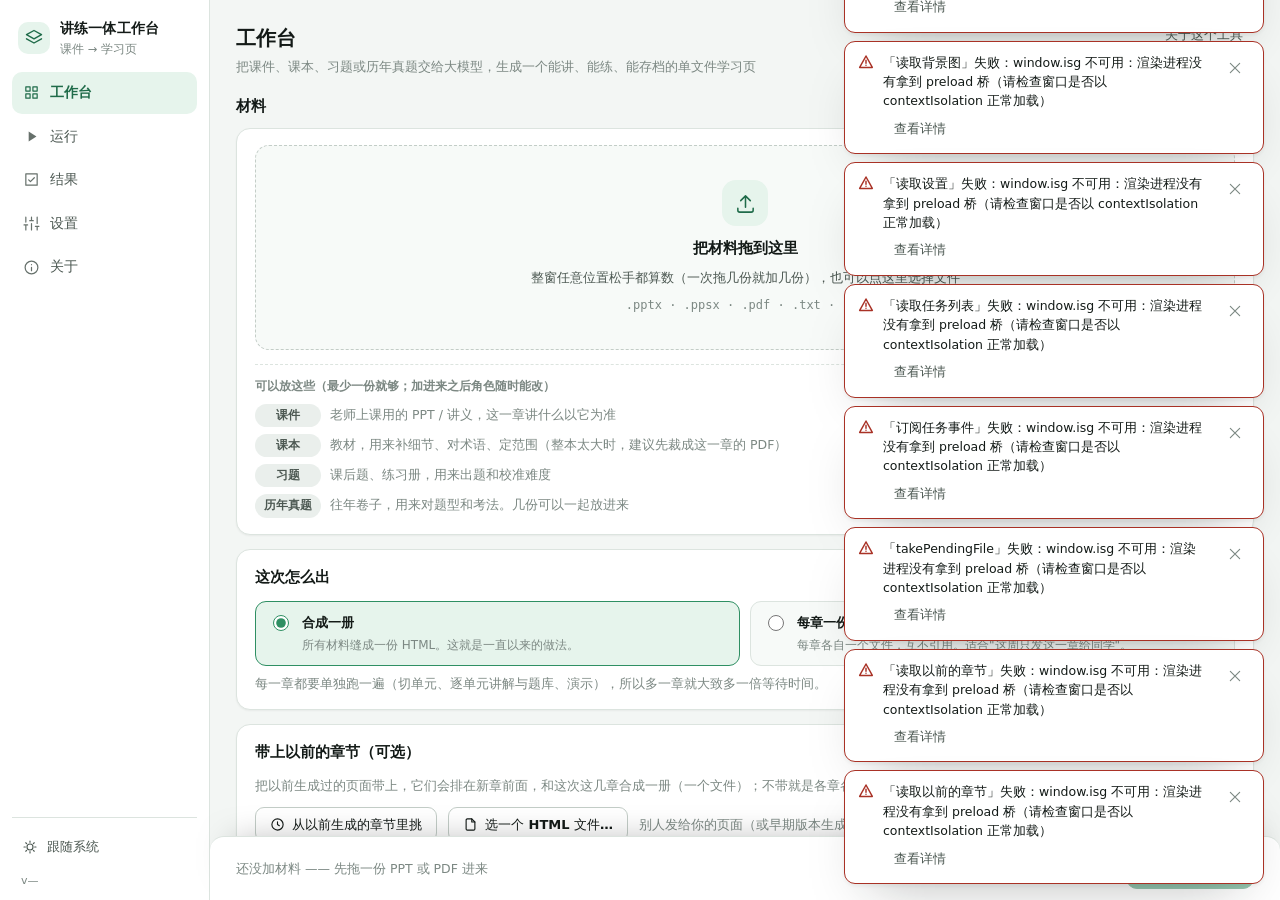
<file: web/index.html>
<!doctype html>
<html lang="zh-CN">
<head>
<meta charset="utf-8">
<meta http-equiv="Content-Security-Policy"
      content="default-src 'self'; script-src 'self'; style-src 'self' 'unsafe-inline'; img-src 'self' data: blob: file: isg:; frame-src file: isg:; connect-src 'none'; object-src 'none'">
<title>讲练一体工作台</title>
<link rel="stylesheet" href="app.css">
</head>
<body>

<div class="app">

  <aside class="nav" aria-label="主导航栏">
    <div class="brand">
      <span class="brand-mark" aria-hidden="true">
        <svg viewBox="0 0 24 24" width="20" height="20" fill="none" stroke="currentColor" stroke-width="1.7" stroke-linecap="round" stroke-linejoin="round">
          <path d="M12 3l9 5-9 5-9-5z"/><path d="M3 13l9 5 9-5"/>
        </svg>
      </span>
      <span class="brand-text">
        <b>讲练一体工作台</b>
        <small>课件 → 学习页</small>
      </span>
    </div>

    <nav class="navlist">
      <a class="navitem" href="#workbench" data-route="workbench">
        <svg viewBox="0 0 24 24" aria-hidden="true"><path d="M4 4h6v6H4zM14 4h6v6h-6zM4 14h6v6H4zM14 14h6v6h-6z"/></svg>
        <span>工作台</span>
      </a>
      <a class="navitem" href="#run" data-route="run">
        <svg viewBox="0 0 24 24" aria-hidden="true"><path d="M8 5v14l11-7z" fill="currentColor" stroke="none"/></svg>
        <span>运行</span>
        <i class="navdot" hidden></i>
      </a>
      <a class="navitem" href="#result" data-route="result">
        <svg viewBox="0 0 24 24" aria-hidden="true"><path d="M4 4h16v16H4z"/><path d="M8 12.5l2.5 2.5L16 9.5"/></svg>
        <span>结果</span>
      </a>
      <a class="navitem" href="#settings" data-route="settings">
        <svg viewBox="0 0 24 24" aria-hidden="true"><path d="M4 21v-7M4 10V3M12 21v-9M12 8V3M20 21v-5M20 12V3M1.5 14h5M9.5 8h5M17.5 16h5"/></svg>
        <span>设置</span>
      </a>
      <a class="navitem" href="#about" data-route="about">
        <svg viewBox="0 0 24 24" aria-hidden="true"><path d="M12 21a9 9 0 100-18 9 9 0 000 18z"/><path d="M12 16.5v-4.8M12 8h.01"/></svg>
        <span>关于</span>
      </a>
    </nav>

    <div class="nav-foot">
      <button type="button" class="themebtn" id="themeBtn" aria-label="切换深浅色">
        <svg viewBox="0 0 24 24" aria-hidden="true" id="themeIcon"><path d="M12 3v2M12 19v2M5.6 5.6l1.4 1.4M17 17l1.4 1.4M3 12h2M19 12h2M5.6 18.4L7 17M17 7l1.4-1.4"/><path d="M12 16.5a4.5 4.5 0 100-9 4.5 4.5 0 000 9z"/></svg>
        <span id="themeLabel">跟随系统</span>
      </button>
      <div class="nav-ver" id="navVersion">v—</div>
    </div>
  </aside>

  <main class="main" id="viewRoot" tabindex="-1"></main>

</div>

<div class="drop-overlay" id="dropOverlay" aria-hidden="true">
  <div class="drop-overlay-inner">
    <svg viewBox="0 0 24 24" aria-hidden="true"><path d="M12 16V4M7 9l5-5 5 5M4 17v2a2 2 0 002 2h12a2 2 0 002-2v-2"/></svg>
    <b>松手即可选中课件</b>
    <span>支持 .pptx / .pdf / .txt / .md</span>
  </div>
</div>

<div class="toasts" id="toasts" role="status" aria-live="polite" aria-atomic="false"></div>
<div class="modal-root" id="modalRoot"></div>

<script src="logic/probe-parse.js"></script>
<script src="isg-bridge.js"></script>
<script src="logic/logic-bundle.js"></script>
<script src="logic/pipeline-host.js"></script>
<script src="views/workbench.js"></script>
<script src="views/extract.js"></script>
<script src="views/run.js"></script>
<script src="views/result.js"></script>
<script src="views/settings.js"></script>
<script src="views/about.js"></script>
<script src="app.js"></script>
</body>
</html>
</file>
<file: web/app.css>
/* ============================================================
   讲练一体工作台 · 渲染进程样式
   零外部资源（无 CDN、无网络字体），深浅两套 token。
   ============================================================ */

/* ---------- 1. 配色 token ---------- */
:root{
  --bg:#F3F6F4;
  --surface:#FFFFFF;
  --surface-2:#EAEFEC;
  --surface-3:#F7FAF8;
  --ink:#131A17;
  --ink-2:#4C5852;
  --ink-3:#7C8883;
  --rule:#DCE4DF;
  --rule-strong:#C3CDC7;
  --field:#2F8F63;          /* 主强调（风绿） */
  --field-ink:#1F6B49;
  --field-soft:#E6F4EC;
  --teal:#2E8E9C;
  --teal-soft:#E3F2F4;
  --gold:#9A7415;
  --gold-soft:#FAF1DA;
  --warn:#A93226;
  --warn-soft:#FBEAE7;
  --ok:#2C6B4A;
  --ok-soft:#E4F1E9;
  --focus:#2F8F63;
  --shadow-sm:0 1px 2px rgba(19,26,23,.05);
  --shadow:0 1px 2px rgba(19,26,23,.05), 0 10px 28px -18px rgba(19,26,23,.28);
  --shadow-lg:0 2px 4px rgba(19,26,23,.06), 0 24px 60px -28px rgba(19,26,23,.35);
  --font-body:"PingFang SC","Microsoft YaHei","Noto Sans SC","Hiragino Sans GB",system-ui,-apple-system,"Segoe UI",sans-serif;
  --font-mono:ui-monospace,SFMono-Regular,Menlo,Consolas,"Cascadia Mono",monospace;
  --r-card:14px;
  --r-input:9px;
  --r-sm:7px;
  --nav-w:210px;
  /* 自定义背景图：两个由 app.js 写在 <html> 上的内联变量（拖滑块实时改）。
     没设背景图时这两个值用不上，界面与从前完全一致。 */
  --bg-blur:0px;             /* 虚化半径 */
  --bg-scrim:35;             /* 压制层强度 0–90（百分数，用于 opacity） */
  --bg-scrim-color:#FFFFFF;  /* 浅色主题：盖一层白，深色文字才压得住花背景 */
  color-scheme:light;
}
@media (prefers-color-scheme:dark){
  :root:not([data-theme="light"]){
    --bg:#0E1512; --surface:#16201B; --surface-2:#1F2B25; --surface-3:#131C18;
    --ink:#E6F0EA; --ink-2:#A7B4AD; --ink-3:#7B8880;
    --rule:#28342D; --rule-strong:#3A4840;
    --field:#7FD6A5; --field-ink:#9FE3BC; --field-soft:#13251B;
    --teal:#6FD3DF; --teal-soft:#0F2427;
    --gold:#E0B84E; --gold-soft:#2A2313;
    --warn:#EF9686; --warn-soft:#2E1A19;
    --ok:#69C495; --ok-soft:#132A1F;
    --focus:#7FD6A5;
    --shadow-sm:0 1px 2px rgba(0,0,0,.45);
    --shadow:0 1px 2px rgba(0,0,0,.45), 0 10px 28px -18px rgba(0,0,0,.9);
    --shadow-lg:0 2px 4px rgba(0,0,0,.5), 0 24px 60px -28px rgba(0,0,0,.95);
    --bg-scrim-color:#0E1512;   /* 深色主题：盖一层底色同色的暗，浅色文字才压得住花背景 */
    color-scheme:dark;
  }
}
:root[data-theme="dark"]{
  --bg:#0E1512; --surface:#16201B; --surface-2:#1F2B25; --surface-3:#131C18;
  --ink:#E6F0EA; --ink-2:#A7B4AD; --ink-3:#7B8880;
  --rule:#28342D; --rule-strong:#3A4840;
  --field:#7FD6A5; --field-ink:#9FE3BC; --field-soft:#13251B;
  --teal:#6FD3DF; --teal-soft:#0F2427;
  --gold:#E0B84E; --gold-soft:#2A2313;
  --warn:#EF9686; --warn-soft:#2E1A19;
  --ok:#69C495; --ok-soft:#132A1F;
  --focus:#7FD6A5;
  --shadow-sm:0 1px 2px rgba(0,0,0,.45);
  --shadow:0 1px 2px rgba(0,0,0,.45), 0 10px 28px -18px rgba(0,0,0,.9);
  --shadow-lg:0 2px 4px rgba(0,0,0,.5), 0 24px 60px -28px rgba(0,0,0,.95);
  --bg-scrim-color:#0E1512;
  color-scheme:dark;
}

/* ---------- 2. 基础 ---------- */
*{box-sizing:border-box}
html,body{height:100%}
html{
  -webkit-text-size-adjust:100%; text-size-adjust:100%;
  overflow-x:hidden;
}
body{
  margin:0; background:var(--bg); color:var(--ink);
  font-family:var(--font-body); font-size:14px; line-height:1.6;
  -webkit-font-smoothing:antialiased;
  overflow:hidden;                     /* 滚动交给 .main */
}
h1,h2,h3,h4,p,figure{margin:0}
a{color:var(--field-ink);text-decoration:none}
a:hover{text-decoration:underline}
:focus-visible{outline:2px solid var(--focus);outline-offset:2px;border-radius:6px}
::selection{background:var(--field-soft);color:var(--ink)}
.mono{font-family:var(--font-mono);font-size:12.5px}
.muted{color:var(--ink-3)}
.hint{color:var(--ink-3);font-size:12.5px;line-height:1.55}
.nowrap{white-space:nowrap}
[hidden]{display:none !important}
.sr-only{position:absolute;width:1px;height:1px;padding:0;margin:-1px;overflow:hidden;clip:rect(0 0 0 0);white-space:nowrap;border:0}

/* 滚动条 */
*::-webkit-scrollbar{width:10px;height:10px}
*::-webkit-scrollbar-thumb{background:var(--rule-strong);border-radius:8px;border:3px solid transparent;background-clip:content-box}
*::-webkit-scrollbar-thumb:hover{background:var(--ink-3);background-clip:content-box}
*::-webkit-scrollbar-track{background:transparent}

/* ---------- 3. 外壳 ---------- */
/* position:relative + z-index:1 = 「内容层」。自定义背景图是 body 里的一个
   position:fixed 图层（z-index:0），压在这层下面。见第 16 节。 */
.app{display:flex;height:100vh;width:100%;min-width:0;position:relative;z-index:1}

.nav{
  width:var(--nav-w);flex:0 0 var(--nav-w);
  background:var(--surface);border-right:1px solid var(--rule);
  display:flex;flex-direction:column;padding:14px 12px 10px;gap:14px;
}
.brand{display:flex;align-items:center;gap:10px;padding:4px 6px 0}
.brand-mark{
  width:32px;height:32px;border-radius:10px;flex:0 0 32px;
  display:grid;place-items:center;
  background:var(--field-soft);color:var(--field-ink);
}
.brand-mark svg{fill:none;stroke:currentColor;stroke-width:1.7;stroke-linecap:round;stroke-linejoin:round}
.brand-text{display:flex;flex-direction:column;min-width:0}
.brand-text b{font-size:13.5px;font-weight:600;letter-spacing:.01em}
.brand-text small{color:var(--ink-3);font-size:11.5px}

.navlist{display:flex;flex-direction:column;gap:2px}
.navitem{
  position:relative;display:flex;align-items:center;gap:10px;
  padding:9px 10px;border-radius:10px;color:var(--ink-2);font-size:13.5px;
  text-decoration:none;border:1px solid transparent;
}
.navitem:hover{background:var(--surface-2);text-decoration:none;color:var(--ink)}
.navitem svg{
  width:17px;height:17px;flex:0 0 17px;fill:none;stroke:currentColor;
  stroke-width:1.7;stroke-linecap:round;stroke-linejoin:round;opacity:.85;
}
.navitem[aria-current="page"]{background:var(--field-soft);color:var(--field-ink);font-weight:600}
.navitem[aria-current="page"] svg{opacity:1}
.navdot{position:absolute;right:11px;width:7px;height:7px;border-radius:50%;background:var(--field);animation:pulse 1.6s infinite}
@keyframes pulse{0%,100%{opacity:1}50%{opacity:.25}}
@media (prefers-reduced-motion:reduce){.navdot{animation:none}}

.nav-foot{margin-top:auto;display:flex;flex-direction:column;gap:6px;border-top:1px solid var(--rule);padding-top:10px}
.themebtn{
  display:flex;align-items:center;gap:9px;width:100%;text-align:left;
  background:transparent;border:1px solid transparent;border-radius:9px;
  padding:8px 9px;color:var(--ink-2);font:inherit;font-size:12.5px;cursor:pointer;
}
.themebtn:hover{background:var(--surface-2);color:var(--ink)}
.themebtn svg{width:16px;height:16px;fill:none;stroke:currentColor;stroke-width:1.7;stroke-linecap:round;stroke-linejoin:round}
.nav-ver{color:var(--ink-3);font-size:11px;padding:0 9px}
/* 常驻安全提示（app.js 在 keyStorage==='plaintext' 时插进 .nav-foot） */
.nav-warn{
  display:flex;flex-direction:column;gap:6px;align-items:flex-start;
  background:var(--warn-soft);border:1px solid var(--warn);border-radius:9px;
  padding:8px 9px;color:var(--warn);font-size:11.5px;line-height:1.5;
}
.nav-warn svg{width:15px;height:15px;fill:none;stroke:currentColor;stroke-width:1.8;stroke-linecap:round;stroke-linejoin:round}
.nav-warn .nw-text{display:flex;flex-direction:column;gap:2px;min-width:0}
.nav-warn .nw-text b{font-size:12px}
.nav-warn .nw-text small{color:var(--ink-2);font-size:11px}
.nav-warn .btn{align-self:flex-start}

.main{
  flex:1 1 auto;min-width:0;overflow-y:auto;overflow-x:hidden;
  scroll-behavior:smooth;
}
.page{max-width:1180px;margin:0 auto;padding:22px 26px 118px}
@media (prefers-reduced-motion:reduce){.main{scroll-behavior:auto}}

/* ---------- 4. 通用块 ---------- */
.page-head{display:flex;align-items:flex-start;gap:16px;margin-bottom:18px}
.page-head h1{font-size:20px;font-weight:650;letter-spacing:.01em}
.page-head .sub{color:var(--ink-3);font-size:12.5px;margin-top:3px}
.page-head .head-actions{margin-left:auto;display:flex;gap:8px;flex-wrap:wrap;justify-content:flex-end}

.card{
  background:var(--surface);border:1px solid var(--rule);border-radius:var(--r-card);
  box-shadow:var(--shadow-sm);padding:16px 18px;margin-bottom:14px;
}
.card.tight{padding:12px 14px}
.card-head{display:flex;align-items:center;gap:10px;margin-bottom:12px}
.card-head h2{font-size:14.5px;font-weight:650}
.card-head .hint{margin-top:0}
.card-head .right{margin-left:auto;display:flex;gap:8px;align-items:center;flex-wrap:wrap}
.card-sub{color:var(--ink-3);font-size:12.5px;margin:-6px 0 12px}
.grid2{display:grid;grid-template-columns:repeat(2,minmax(0,1fr));gap:12px}
.grid3{display:grid;grid-template-columns:repeat(3,minmax(0,1fr));gap:12px}
@media (max-width:1120px){.grid3{grid-template-columns:repeat(2,minmax(0,1fr))}}

.divider{height:1px;background:var(--rule);margin:14px 0}

/* ---------- 5. 按钮 ---------- */
.btn{
  display:inline-flex;align-items:center;justify-content:center;gap:7px;
  font:inherit;font-size:13px;font-weight:550;line-height:1;
  padding:9px 14px;border-radius:var(--r-input);cursor:pointer;
  border:1px solid var(--rule-strong);background:var(--surface);color:var(--ink);
  transition:background .12s,border-color .12s,color .12s;
  white-space:nowrap;
}
.btn:hover:not(:disabled){background:var(--surface-2)}
.btn:active:not(:disabled){transform:translateY(.5px)}
.btn:disabled{opacity:.5;cursor:not-allowed}
.btn svg{width:15px;height:15px;fill:none;stroke:currentColor;stroke-width:1.8;stroke-linecap:round;stroke-linejoin:round;flex:0 0 15px}
.btn.primary{background:var(--field);border-color:var(--field);color:#fff}
:root[data-theme="dark"] .btn.primary{color:#08150F}
@media (prefers-color-scheme:dark){:root:not([data-theme="light"]) .btn.primary{color:#08150F}}
.btn.primary:hover:not(:disabled){filter:brightness(1.06)}
.btn.danger{color:var(--warn);border-color:var(--rule-strong)}
.btn.danger:hover:not(:disabled){background:var(--warn-soft);border-color:var(--warn)}
.btn.ghost{border-color:transparent;background:transparent;color:var(--ink-2)}
.btn.ghost:hover:not(:disabled){background:var(--surface-2);color:var(--ink)}
.btn.sm{padding:6px 10px;font-size:12.5px;border-radius:var(--r-sm)}
.btn.lg{padding:12px 22px;font-size:14.5px;border-radius:11px}
.btn.block{width:100%}
.btn .spin{width:14px;height:14px}

/* ---------- 6. 表单 ---------- */
.field{display:flex;flex-direction:column;gap:6px;margin-bottom:14px;min-width:0}
.field > label,.field > .lbl{font-size:12.5px;font-weight:600;color:var(--ink-2)}
.field .hint{margin-top:-2px}
input[type=text],input[type=password],input[type=number],input[type=url],select,textarea{
  font:inherit;font-size:13px;color:var(--ink);background:var(--surface-3);
  border:1px solid var(--rule-strong);border-radius:var(--r-input);
  padding:9px 11px;width:100%;min-width:0;
}
textarea{resize:vertical;line-height:1.65;font-family:var(--font-mono);font-size:12.5px}
input:hover:not(:disabled),textarea:hover:not(:disabled),select:hover:not(:disabled){border-color:var(--ink-3)}
input:focus,textarea:focus,select:focus{outline:none;border-color:var(--field);box-shadow:0 0 0 3px var(--field-soft)}
input:disabled,textarea:disabled{background:var(--surface-2);color:var(--ink-3);cursor:not-allowed}
select{appearance:none;background-image:none;padding-right:28px;cursor:pointer}
.select-wrap{position:relative;display:block}
.select-wrap::after{
  content:"";position:absolute;right:11px;top:50%;width:7px;height:7px;
  border-right:1.6px solid var(--ink-3);border-bottom:1.6px solid var(--ink-3);
  transform:translateY(-70%) rotate(45deg);pointer-events:none;
}
.input-row{display:flex;gap:8px;align-items:center;min-width:0}
.input-row > *{min-width:0}
.input-affix{position:relative;display:block;min-width:0}
.input-affix input{padding-right:40px}
.icon-btn{
  background:transparent;border:1px solid transparent;border-radius:var(--r-sm);
  width:30px;height:30px;display:grid;place-items:center;cursor:pointer;color:var(--ink-3);
}
.icon-btn:hover{background:var(--surface-2);color:var(--ink)}
.icon-btn svg{width:16px;height:16px;fill:none;stroke:currentColor;stroke-width:1.7;stroke-linecap:round;stroke-linejoin:round}
.input-affix .icon-btn{position:absolute;right:5px;top:50%;transform:translateY(-50%)}

.checkline{display:flex;align-items:flex-start;gap:9px;font-size:13px;cursor:pointer;padding:7px 0}
.checkline input{width:16px;height:16px;flex:0 0 16px;margin-top:2px;accent-color:var(--field);cursor:pointer}
.checkline .t{display:flex;flex-direction:column;gap:1px;min-width:0}
.checkline .t b{font-weight:550}
.checkline .t small{color:var(--ink-3);font-size:12px}

.radio-cards{display:flex;flex-direction:column;gap:8px}
.radio-cards.row{flex-direction:row;gap:10px}
.radio-cards.row > .radio-card{flex:1 1 0;min-width:0}
.radio-card{
  display:flex;align-items:flex-start;gap:10px;padding:11px 12px;
  border:1px solid var(--rule);border-radius:11px;cursor:pointer;background:var(--surface-3);
}
.radio-card:hover{border-color:var(--rule-strong)}
.radio-card:has(input:checked){border-color:var(--field);background:var(--field-soft)}
.radio-card input{width:16px;height:16px;margin-top:2px;flex:0 0 16px;accent-color:var(--field);cursor:pointer}
.radio-card .t{display:flex;flex-direction:column;gap:2px;min-width:0}
.radio-card .t b{font-size:13px;font-weight:600}
.radio-card .t small{color:var(--ink-3);font-size:12px;line-height:1.5}
/* 当前状态下这个选项没有意义时（不是禁用功能，是"这两条路现在等价"）——
   照常可点，但视觉上说一句"别指望它有什么不同" */
.radio-card.disabled{opacity:.55;cursor:not-allowed}

/* 材料行上的「第 __ 章」。窄屏下它会先被压窄而不是把整行撑出去 ——
   撑出去会让整页横向滚动，而这个列表最长的一行本来就已经很挤了。 */
.ch-pick{display:inline-flex;align-items:center;gap:2px;flex:0 0 auto;color:var(--ink-3);font-size:12px}
.ch-pick .ch-lbl{white-space:nowrap}
.ch-pick .ch-no{
  width:44px;min-width:0;padding:3px 5px;text-align:center;
  border:1px solid var(--rule);border-radius:7px;background:var(--surface);
  color:var(--ink);font-size:12px;font-family:inherit;
}
.ch-pick .ch-no:focus{border-color:var(--field);outline:none}
.ch-pick .ch-no::placeholder{color:var(--ink-3)}

.ch-list{display:flex;flex-direction:column;gap:6px;margin-top:6px}
.ch-row{display:flex;align-items:center;gap:8px;flex-wrap:wrap;min-width:0}

/* 中途提问：任务真的停在这里等回答，所以它比日志显眼得多 */
.ask-card{border-color:var(--field);background:var(--field-soft)}
.ask-opts{display:flex;flex-direction:column;gap:8px}
.ask-opt{
  display:flex;flex-direction:column;align-items:flex-start;gap:3px;text-align:left;
  width:100%;padding:11px 12px;border:1px solid var(--rule);border-radius:11px;
  background:var(--surface);color:var(--ink);cursor:pointer;font-family:inherit;
}
.ask-opt:hover:not(:disabled){border-color:var(--field)}
.ask-opt:disabled{opacity:.55;cursor:default}
.ask-opt b{font-size:13px;font-weight:600}
.ask-opt small{color:var(--ink-3);font-size:12px;line-height:1.5}
.ask-opt .pill{align-self:flex-start}
.ask-opt.primary{border-color:var(--field)}

.switch{position:relative;display:inline-block;width:38px;height:22px;flex:0 0 38px}
.switch input{position:absolute;opacity:0;width:100%;height:100%;margin:0;cursor:pointer}
.switch .track{
  position:absolute;inset:0;border-radius:999px;background:var(--rule-strong);
  transition:background .15s;pointer-events:none;
}
.switch .track::after{
  content:"";position:absolute;width:16px;height:16px;border-radius:50%;
  background:#fff;top:3px;left:3px;transition:transform .15s;box-shadow:0 1px 2px rgba(0,0,0,.25);
}
.switch input:checked + .track{background:var(--field)}
.switch input:checked + .track::after{transform:translateX(16px)}
.switch input:focus-visible + .track{outline:2px solid var(--focus);outline-offset:2px}

.range-row{display:flex;align-items:center;gap:12px;min-width:0}
.range-row input[type=range]{
  flex:1 1 auto;min-width:0;accent-color:var(--field);height:22px;
  background:transparent;padding:0;border:none;
}
input[type=range]{cursor:pointer}
.range-val{
  flex:0 0 auto;min-width:52px;text-align:center;font-family:var(--font-mono);
  font-size:12.5px;font-weight:600;color:var(--field-ink);
  background:var(--field-soft);border-radius:999px;padding:3px 9px;
}
.range-scale{display:flex;justify-content:space-between;color:var(--ink-3);font-size:11px;margin-top:-2px}
/* 滑块被禁用（没选背景图）时要一眼看出来：光靠 opacity 在深色主题下几乎看不出来 */
.range-row input[type=range]:disabled{opacity:.38;cursor:not-allowed;filter:grayscale(1)}
.range-row input[type=range]:disabled + .range-val{
  background:var(--surface-2);color:var(--ink-3);box-shadow:inset 0 0 0 1px var(--rule);
}
.field:has(input[type=range]:disabled) > .lbl{color:var(--ink-3)}

/* ---------- 7. 徽标 / 药丸 ---------- */
.pill{
  display:inline-flex;align-items:center;gap:5px;font-size:11.5px;font-weight:600;
  padding:3px 9px;border-radius:999px;background:var(--surface-2);color:var(--ink-2);white-space:nowrap;
}
.pill.ok{background:var(--ok-soft);color:var(--ok)}
.pill.warn{background:var(--warn-soft);color:var(--warn)}
.pill.info{background:var(--teal-soft);color:var(--teal)}
.pill.gold{background:var(--gold-soft);color:var(--gold)}
.pill.field{background:var(--field-soft);color:var(--field-ink)}
.pill .dot{width:6px;height:6px;border-radius:50%;background:currentColor}

.banner{
  display:flex;gap:10px;align-items:flex-start;padding:11px 13px;border-radius:11px;
  border:1px solid;font-size:12.5px;line-height:1.6;margin-bottom:14px;
}
.banner svg{width:16px;height:16px;flex:0 0 16px;margin-top:1px;fill:none;stroke:currentColor;stroke-width:1.8;stroke-linecap:round;stroke-linejoin:round}
.banner .bt{display:flex;flex-direction:column;gap:3px;min-width:0}
.banner .bt b{font-size:13px}
.banner.warn{background:var(--warn-soft);border-color:var(--warn);color:var(--warn)}
.banner.info{background:var(--teal-soft);border-color:var(--teal);color:var(--teal)}
.banner.ok{background:var(--ok-soft);border-color:var(--ok);color:var(--ok)}
.banner.plain{background:var(--surface-3);border-color:var(--rule);color:var(--ink-2)}

/* 空态 */
.empty{
  display:flex;flex-direction:column;align-items:center;justify-content:center;gap:10px;
  text-align:center;padding:46px 20px;color:var(--ink-3);
}
.empty svg{width:34px;height:34px;fill:none;stroke:currentColor;stroke-width:1.4;stroke-linecap:round;stroke-linejoin:round;opacity:.7}
.empty b{color:var(--ink-2);font-size:14px;font-weight:600}
.empty p{font-size:12.5px;max-width:420px;line-height:1.7}
.empty .btn{margin-top:4px}

/* 转圈 */
.spinner{
  width:16px;height:16px;border-radius:50%;flex:0 0 auto;
  border:2px solid var(--rule-strong);border-top-color:var(--field);
  animation:spin .7s linear infinite;display:inline-block;
}
.spinner.lg{width:22px;height:22px;border-width:2.5px}
@keyframes spin{to{transform:rotate(360deg)}}
@media (prefers-reduced-motion:reduce){.spinner{animation-duration:1.6s}}

/* ---------- 8. 拖拽区 & 整窗拖拽遮罩 ---------- */
.dropzone{
  border:1.5px dashed var(--rule-strong);border-radius:var(--r-card);
  background:var(--surface-3);
  padding:34px 22px;display:flex;flex-direction:column;align-items:center;gap:8px;
  text-align:center;cursor:pointer;transition:border-color .15s,background .15s;
}
.dropzone:hover,.dropzone:focus-visible{border-color:var(--field);background:var(--field-soft)}
.dropzone .dz-icon{
  width:46px;height:46px;border-radius:14px;display:grid;place-items:center;
  background:var(--field-soft);color:var(--field-ink);margin-bottom:2px;
}
.dropzone .dz-icon svg{width:23px;height:23px;fill:none;stroke:currentColor;stroke-width:1.6;stroke-linecap:round;stroke-linejoin:round}
.dropzone b{font-size:15px;font-weight:600}
.dropzone .sub{color:var(--ink-2);font-size:12.5px}
.dropzone .types{color:var(--ink-3);font-size:12px;font-family:var(--font-mono)}

.drop-overlay{
  position:fixed;inset:0;z-index:60;display:none;
  background:color-mix(in srgb, var(--bg) 72%, transparent);
  backdrop-filter:blur(2px);
}
.drop-overlay::after{
  content:"";position:absolute;inset:14px;border:2px dashed var(--field);
  border-radius:18px;background:var(--field-soft);opacity:.9;
}
.drop-overlay-inner{
  position:absolute;inset:0;display:flex;flex-direction:column;
  align-items:center;justify-content:center;gap:8px;z-index:1;
  color:var(--field-ink);pointer-events:none;
}
.drop-overlay-inner svg{width:38px;height:38px;fill:none;stroke:currentColor;stroke-width:1.6;stroke-linecap:round;stroke-linejoin:round}
.drop-overlay-inner b{font-size:17px;font-weight:650}
.drop-overlay-inner span{font-size:13px;color:var(--ink-2)}
html[data-dragging="1"] .drop-overlay{display:block}

/* ---------- 9. 文件卡片 ---------- */
.filecard{
  display:flex;align-items:center;gap:13px;padding:13px 15px;
  border:1px solid var(--rule);border-radius:12px;background:var(--surface-3);
}
.filecard .fc-icon{
  width:40px;height:40px;flex:0 0 40px;border-radius:11px;display:grid;place-items:center;
  background:var(--surface-2);color:var(--ink-2);
}
.filecard .fc-icon svg{width:20px;height:20px;fill:none;stroke:currentColor;stroke-width:1.6;stroke-linecap:round;stroke-linejoin:round}
.filecard .fc-body{min-width:0;flex:1 1 auto;display:flex;flex-direction:column;gap:3px}
.filecard .fc-name{font-size:13.5px;font-weight:600;overflow:hidden;text-overflow:ellipsis;white-space:nowrap}
.filecard .fc-meta{display:flex;gap:8px;align-items:center;flex-wrap:wrap;color:var(--ink-3);font-size:12px}
.filecard .fc-actions{display:flex;gap:7px;flex:0 0 auto}

/* ---------- 9b. 材料清单（一行一份材料） ---------- */
/* 角色下拉：四个角色平铺在行首。宽度固定，免得"历年真题"比"课件"宽出一截，
   四行下来文件名全都不对齐。 */
.src-item + .src-item{margin-top:10px}
.src-role{flex:0 0 auto;width:106px}
.src-role select{padding:7px 26px 7px 10px;font-size:12.5px}
.src-add{display:flex;align-items:center;gap:11px;margin-top:12px;flex-wrap:wrap}

/* 一份材料都没有时，灰着告诉用户能放什么 */
.role-guide{
  margin-top:14px;padding-top:12px;border-top:1px dashed var(--rule);
  display:flex;flex-direction:column;gap:7px;color:var(--ink-3);
}
.role-guide .rg-title{font-size:12px;font-weight:600}
.role-guide .rg-row{display:flex;gap:9px;align-items:baseline;font-size:12.5px;line-height:1.5}
.role-guide .rg-row .pill{flex:0 0 auto;min-width:66px;justify-content:center}

/* 抽取预览里按来源分的组：标题 + （可选）诊断横幅 + 分页列表 */
.src-group-head{flex-wrap:wrap}
.src-group-head .sg-name{font-size:13.5px;font-weight:650;max-width:40%;overflow:hidden;text-overflow:ellipsis;white-space:nowrap}
/* 从工作台点「抽取预览」跳过来时闪一下，指明看的是哪一份 */
@keyframes srcflash{0%{box-shadow:0 0 0 3px var(--field-soft)}100%{box-shadow:var(--shadow-sm)}}
.src-group.flash{animation:srcflash 1.6s ease-out}

/* ---------- 10. 抽取预览 ---------- */
.page-list{display:flex;flex-direction:column;gap:11px}
.pageitem{
  border:1px solid var(--rule);border-radius:11px;background:var(--surface-3);overflow:hidden;
}
.pageitem.suspect{border-color:var(--warn);background:var(--warn-soft)}
.pageitem.edited{border-color:var(--teal)}
.pageitem .pi-head{
  display:flex;align-items:center;gap:9px;padding:9px 12px;background:var(--surface-2);
  border-bottom:1px solid var(--rule);flex-wrap:wrap;
}
.pageitem.suspect .pi-head{background:transparent;border-bottom-color:var(--warn)}
.pageitem .pi-no{font-family:var(--font-mono);font-size:12px;font-weight:700;color:var(--ink-2)}
.pageitem .pi-title{font-size:12.5px;color:var(--ink-2);max-width:44%;overflow:hidden;text-overflow:ellipsis;white-space:nowrap}
.pageitem .pi-head .right{margin-left:auto;display:flex;gap:7px;align-items:center}
.pageitem .pi-body{padding:10px 12px 12px}
.pageitem textarea{min-height:104px;max-height:300px;background:var(--surface);border-color:var(--rule)}
.pageitem.suspect textarea{border-color:var(--warn)}
.pageitem .pi-reason{
  display:flex;gap:7px;align-items:flex-start;color:var(--warn);font-size:12px;
  padding:0 12px 10px;line-height:1.55;
}
.pageitem .pi-reason svg{width:14px;height:14px;flex:0 0 14px;margin-top:2px;fill:none;stroke:currentColor;stroke-width:1.8;stroke-linecap:round;stroke-linejoin:round}

/* ---------- 11. 运行 / 步骤条 ---------- */
/* 8 步：多来源之后多了「逐来源分析」（app.js 的 STAGE_DEFS / jobs.js 的 STAGES 都是 8 条）。
   这一列数以前写死 7，第 8 步会被挤到第二行单独占一格，整条步骤条看着就是坏的。 */
.stepper{display:grid;grid-template-columns:repeat(8,minmax(0,1fr));gap:6px;margin:2px 0 4px}
.step{
  position:relative;display:flex;flex-direction:column;align-items:center;gap:7px;
  padding:12px 4px 10px;border-radius:11px;border:1px solid var(--rule);
  background:var(--surface-3);text-align:center;min-width:0;
}
.step .st-mark{
  width:26px;height:26px;border-radius:50%;display:grid;place-items:center;
  background:var(--surface-2);color:var(--ink-3);font-size:12px;font-weight:700;
  font-family:var(--font-mono);flex:0 0 26px;
}
.step .st-mark svg{width:14px;height:14px;fill:none;stroke:currentColor;stroke-width:2.4;stroke-linecap:round;stroke-linejoin:round}
.step .st-label{font-size:12px;color:var(--ink-2);line-height:1.35;word-break:keep-all}
.step .st-sub{font-family:var(--font-mono);font-size:11px;color:var(--field-ink);font-weight:700}
.step[data-status="running"]{border-color:var(--field);background:var(--field-soft);box-shadow:var(--shadow-sm)}
.step[data-status="running"] .st-mark{background:var(--field);color:#fff}
/* 正在跑的那一格：底盘是**实心**的，里面那个转圈必须反过来配色。
   默认那套是「浅灰环 + 主题色顶弧」——顶弧的颜色和底盘**一模一样**，于是顶弧根本看不见，
   整格看起来就是一个缺了口的实心圆（用户报的"像坏了一样"）。
   这里跟着上面那两条 `color` 走：浅色主题底盘深、转圈要白；深色主题底盘浅、转圈要深。 */
.step[data-status="running"] .st-mark .spinner{border-color:rgba(255,255,255,.4);border-top-color:#fff}
:root[data-theme="dark"] .step[data-status="running"] .st-mark .spinner{border-color:rgba(8,21,15,.35);border-top-color:#08150F}
@media (prefers-color-scheme:dark){:root:not([data-theme="light"]) .step[data-status="running"] .st-mark .spinner{border-color:rgba(8,21,15,.35);border-top-color:#08150F}}
:root[data-theme="dark"] .step[data-status="running"] .st-mark{color:#08150F}
@media (prefers-color-scheme:dark){:root:not([data-theme="light"]) .step[data-status="running"] .st-mark{color:#08150F}}
.step[data-status="running"] .st-label{color:var(--field-ink);font-weight:600}
.step[data-status="done"] .st-mark{background:var(--ok-soft);color:var(--ok)}
.step[data-status="done"] .st-label{color:var(--ink)}
.step[data-status="error"]{border-color:var(--warn);background:var(--warn-soft)}
.step[data-status="error"] .st-mark{background:var(--warn);color:#fff}
:root[data-theme="dark"] .step[data-status="error"] .st-mark{color:#1A0C0A}
@media (prefers-color-scheme:dark){:root:not([data-theme="light"]) .step[data-status="error"] .st-mark{color:#1A0C0A}}
.step[data-status="error"] .st-label{color:var(--warn);font-weight:600}
.step[data-status="skip"]{opacity:.72}
.step-note{
  margin-top:10px;font-size:12.5px;color:var(--warn);background:var(--warn-soft);
  border:1px solid var(--warn);border-radius:9px;padding:9px 11px;line-height:1.6;
  display:flex;gap:8px;
}
.step-note svg{width:15px;height:15px;flex:0 0 15px;margin-top:2px;fill:none;stroke:currentColor;stroke-width:1.8;stroke-linecap:round;stroke-linejoin:round}

.progressbar{height:6px;border-radius:999px;background:var(--surface-2);overflow:hidden;margin-top:10px}
.progressbar > i{display:block;height:100%;background:var(--field);border-radius:999px;transition:width .25s}

/* 日志 / 控制台 */
.panel-head{display:flex;align-items:center;gap:9px;flex-wrap:wrap}
.panel-head .right{margin-left:auto;display:flex;gap:7px;align-items:center}
.console{
  font-family:var(--font-mono);font-size:12px;line-height:1.75;
  background:var(--surface-3);border:1px solid var(--rule);border-radius:11px;
  padding:10px 12px;overflow:auto;white-space:pre-wrap;word-break:break-word;
  color:var(--ink-2);margin:0;
}
.console.logs{height:220px}
.console.stream{height:190px;background:var(--surface-2)}
.console .ln{display:block}
.console .ln .t{color:var(--ink-3);margin-right:8px}
.console .ln.warn{color:var(--gold)}
.console .ln.error{color:var(--warn)}
.console .ln.ok{color:var(--ok)}
.live-dot{width:7px;height:7px;border-radius:50%;background:var(--field);display:inline-block;animation:pulse 1.4s infinite}
@media (prefers-reduced-motion:reduce){.live-dot{animation:none}}

/* ---------- 12. 结果 ---------- */
.result-layout{display:grid;grid-template-columns:minmax(0,1fr) 400px;gap:14px;align-items:start}
@media (max-width:1240px){.result-layout{grid-template-columns:minmax(0,1fr)}}
.preview-frame{
  border:1px solid var(--rule);border-radius:12px;overflow:hidden;background:var(--surface);
  display:flex;flex-direction:column;box-shadow:var(--shadow-sm);
}
.preview-bar{
  display:flex;align-items:center;gap:8px;padding:8px 10px;
  background:var(--surface-2);border-bottom:1px solid var(--rule);
}
.preview-bar .path{font-family:var(--font-mono);font-size:11.5px;color:var(--ink-3);overflow:hidden;text-overflow:ellipsis;white-space:nowrap;min-width:0;flex:1 1 auto}
.preview-bar .right{margin-left:auto;display:flex;gap:6px;align-items:center}
.preview-note{margin:0;padding:10px 12px;border-bottom:1px solid var(--rule);border-radius:0}
.preview-note.banner{margin:0;border-radius:0}
.preview-frame iframe{width:100%;height:620px;border:0;background:#fff;display:block}
@media (max-width:1240px){.preview-frame iframe{height:460px}}

.verify-summary{display:flex;align-items:center;gap:10px;flex-wrap:wrap;margin-bottom:12px}
.verify-list{display:flex;flex-direction:column;gap:8px}
.verify-item{
  border:1px solid var(--rule);border-radius:10px;background:var(--surface-3);padding:10px 12px;
  display:flex;flex-direction:column;gap:6px;
}
.verify-item .vi-head{display:flex;align-items:flex-start;gap:9px}
.verify-item .vi-badge{
  width:19px;height:19px;flex:0 0 19px;border-radius:50%;display:grid;place-items:center;
  font-size:12px;font-weight:700;background:var(--surface-2);color:var(--ink-3);margin-top:1px;
}
.verify-item .vi-badge svg{width:11px;height:11px;fill:none;stroke:currentColor;stroke-width:3;stroke-linecap:round;stroke-linejoin:round}
.verify-item .vi-label{font-size:13px;font-weight:550;line-height:1.5;min-width:0}
.verify-item .vi-raw{font-family:var(--font-mono);font-size:11.5px;color:var(--ink-3);word-break:break-word}
.verify-item[data-ok="true"] .vi-badge{background:var(--ok-soft);color:var(--ok)}
.verify-item[data-ok="false"]{border-color:var(--warn);background:var(--warn-soft)}
.verify-item[data-ok="false"] .vi-badge{background:var(--warn);color:#fff}
:root[data-theme="dark"] .verify-item[data-ok="false"] .vi-badge{color:#1A0C0A}
@media (prefers-color-scheme:dark){:root:not([data-theme="light"]) .verify-item[data-ok="false"] .vi-badge{color:#1A0C0A}}
.verify-item .vi-fix{
  font-size:12.5px;line-height:1.65;color:var(--ink-2);
  background:var(--surface);border:1px solid var(--rule);border-radius:8px;padding:8px 10px;
}
.verify-item .vi-fix b{color:var(--ink);font-weight:600}


/* ---------- 13. 设置 ---------- */
.settings-layout{display:grid;grid-template-columns:minmax(212px,252px) minmax(0,1fr);gap:14px;align-items:start}
@media (max-width:1080px){.settings-layout{grid-template-columns:minmax(0,1fr)}}

.provider-list{display:flex;flex-direction:column;gap:5px}
.provider-row{
  display:flex;align-items:center;gap:10px;width:100%;text-align:left;cursor:pointer;
  background:transparent;border:1px solid transparent;border-radius:11px;padding:9px 10px;
  font:inherit;color:var(--ink);
}
.provider-row:hover{background:var(--surface-2)}
.provider-row[aria-selected="true"]{background:var(--field-soft);border-color:var(--field)}
.pv-icon{
  width:30px;height:30px;flex:0 0 30px;border-radius:9px;display:grid;place-items:center;
  background:var(--surface-2);color:var(--ink-2);font-size:12px;font-weight:700;font-family:var(--font-mono);
  overflow:hidden;
}
.provider-row[aria-selected="true"] .pv-icon{background:var(--surface);color:var(--field-ink)}
.pv-body{min-width:0;flex:1 1 auto;display:flex;flex-direction:column;gap:1px}
.pv-name{font-size:13px;font-weight:600;overflow:hidden;text-overflow:ellipsis;white-space:nowrap;display:flex;align-items:center;gap:6px}
.pv-sub{font-size:11.5px;color:var(--ink-3);overflow:hidden;text-overflow:ellipsis;white-space:nowrap}
.pv-star{color:var(--gold);font-size:11px;font-weight:700}
.provider-row .switch{flex:0 0 34px;width:34px;height:20px}
.provider-row .switch .track::after{width:14px;height:14px}
.provider-row .switch input:checked + .track::after{transform:translateX(14px)}

.model-row{
  display:flex;align-items:center;gap:9px;padding:8px 10px;border:1px solid var(--rule);
  border-radius:9px;background:var(--surface-3);font-size:12.5px;
}
.model-row + .model-row{margin-top:6px}
.model-row .m-id{font-family:var(--font-mono);font-size:12px;flex:1 1 auto;min-width:0;overflow:hidden;text-overflow:ellipsis;white-space:nowrap}
.model-row .m-name{color:var(--ink-3);font-size:11.5px;white-space:nowrap}
.model-row[data-default="true"]{border-color:var(--field);background:var(--field-soft)}
.model-row input[type=radio]{width:15px;height:15px;accent-color:var(--field);cursor:pointer;flex:0 0 15px}

.test-result{display:flex;align-items:center;gap:9px;font-size:12.5px;min-height:22px}
.test-result.ok{color:var(--ok)}
.test-result.bad{color:var(--warn)}
.test-result svg{width:15px;height:15px;fill:none;stroke:currentColor;stroke-width:2.4;stroke-linecap:round;stroke-linejoin:round}

/* 底部动作条：钉在窗口下沿，主按钮永远够得着（左边界跟 .page 的内容列对齐） */
.sticky-foot{
  position:fixed;bottom:0;z-index:20;
  left:calc(var(--nav-w) + max(0px, (100% - var(--nav-w) - 1180px) / 2));
  right:max(0px, (100% - var(--nav-w) - 1180px) / 2);
  margin:0;padding:11px 26px calc(11px + env(safe-area-inset-bottom, 0px));
  background:var(--surface);border-top:1px solid var(--rule);
  border-radius:14px 14px 0 0;
  box-shadow:0 -14px 34px -24px rgba(0,0,0,.5);
  display:flex;align-items:center;gap:10px;flex-wrap:wrap;
}
.sticky-foot .left{display:flex;flex-direction:column;gap:2px;min-width:0;flex:1 1 auto}
.sticky-foot .right{display:flex;gap:8px;flex:0 0 auto;flex-wrap:wrap}

.kv{display:grid;grid-template-columns:minmax(96px,132px) minmax(0,1fr);gap:8px 14px;font-size:13px}
.kv dt{color:var(--ink-3);font-size:12.5px}
.kv dd{margin:0;word-break:break-all;font-family:var(--font-mono);font-size:12px}
.kv dd.plain{font-family:var(--font-body);font-size:13px}

/* ---------- 14. 弹层 / toast ---------- */
.modal-root:empty{display:none}
.modal-mask{
  position:fixed;inset:0;z-index:80;background:rgba(9,14,12,.45);
  display:flex;align-items:center;justify-content:center;padding:24px;
}
.modal{
  background:var(--surface);border:1px solid var(--rule);border-radius:14px;
  box-shadow:var(--shadow-lg);width:min(660px,100%);max-height:82vh;
  display:flex;flex-direction:column;overflow:hidden;
}
.modal h2{font-size:15px;font-weight:650;padding:14px 16px 10px;border-bottom:1px solid var(--rule)}
.modal .modal-body{padding:14px 16px;overflow:auto;font-size:13px;line-height:1.7;min-width:0}
.modal .modal-body pre{
  font-family:var(--font-mono);font-size:12px;white-space:pre-wrap;word-break:break-word;
  background:var(--surface-3);border:1px solid var(--rule);border-radius:9px;
  padding:10px;margin:10px 0 0;max-height:44vh;overflow:auto;color:var(--ink-2);
}
.modal .modal-foot{display:flex;gap:8px;justify-content:flex-end;padding:12px 16px;border-top:1px solid var(--rule);flex-wrap:wrap}

.toasts{position:fixed;right:16px;bottom:16px;z-index:90;display:flex;flex-direction:column;gap:8px;max-width:min(420px,calc(100vw - 32px))}
.toast{
  display:flex;align-items:flex-start;gap:9px;padding:11px 13px;border-radius:11px;
  background:var(--surface);border:1px solid var(--rule-strong);box-shadow:var(--shadow-lg);
  font-size:12.5px;line-height:1.55;animation:toast-in .16s ease-out;
}
@keyframes toast-in{from{opacity:0;transform:translateY(6px)}to{opacity:1;transform:none}}
@media (prefers-reduced-motion:reduce){.toast{animation:none}}
.toast .ticon{width:16px;height:16px;flex:0 0 16px;margin-top:1px}
.toast .ticon svg{width:16px;height:16px;fill:none;stroke:currentColor;stroke-width:2.2;stroke-linecap:round;stroke-linejoin:round}
.toast .ttext{flex:1 1 auto;min-width:0;display:flex;flex-direction:column;gap:5px}
.toast .ttext .tt-actions{display:flex;gap:6px}
.toast.warn{border-color:var(--gold)}
.toast.warn .ticon{color:var(--gold)}
.toast.error{border-color:var(--warn)}
.toast.error .ticon{color:var(--warn)}
.toast.ok{border-color:var(--ok)}
.toast.ok .ticon{color:var(--ok)}
.toast.info .ticon{color:var(--teal)}
.toast .close{margin-left:2px}

/* ---------- 15. 关于 ---------- */
.about-hero{display:flex;gap:14px;align-items:center}
.about-hero .logo{
  width:52px;height:52px;border-radius:15px;flex:0 0 52px;display:grid;place-items:center;
  background:var(--field-soft);color:var(--field-ink);
}
.about-hero .logo svg{width:26px;height:26px;fill:none;stroke:currentColor;stroke-width:1.6;stroke-linecap:round;stroke-linejoin:round}
.about-hero h2{font-size:16px;font-weight:650}
.about-hero .v{font-family:var(--font-mono);font-size:12px;color:var(--ink-3);margin-top:2px}
ul.plain{margin:0;padding-left:18px;font-size:13px;line-height:1.75;color:var(--ink-2)}
ul.plain li{margin:3px 0}
code{font-family:var(--font-mono);font-size:12px;background:var(--surface-2);border-radius:5px;padding:1px 5px}

/* ---------- 16. 自定义背景图 ----------
   结构（app.js 的 ensureBgLayer() 建）：
     .bg-layer（整窗固定层，pointer-events:none，z-index:0）
       ├ .bg-img    背景图本身 + 虚化
       └ .bg-scrim  压在图上的一层半透明色，强度 = --bg-scrim

   **刻意不用 z-index:-1**：负层级会掉到 body 背景（body{background:var(--bg)}）后面，
   实测在部分浏览器下整张图直接看不见。改成"背景层 0 + 内容层 .app 是 relative/z-index:1"。

   没背景图时 app.js 把 .bg-layer 设成 hidden、并去掉 <html> 上的 data-bg，
   所以下面所有规则都不生效 —— 界面与从前逐像素一致。
   ------------------------------------------------------------------ */
.bg-layer{position:fixed;inset:0;z-index:0;overflow:hidden;pointer-events:none}
.bg-img{
  position:absolute;
  /* 虚化会把图片边缘吃掉一圈，露出底下 body 的纯色（看着就是四边一圈白边）。
     负外边距把图往外撑开 2 倍模糊半径，让被虚化的边缘正好落在窗口之外。 */
  inset:calc(var(--bg-blur, 0px) * -2);
  background-size:cover;
  background-position:center center;
  background-repeat:no-repeat;
  filter:blur(var(--bg-blur, 0px));
}
.bg-scrim{position:absolute;inset:0;background:var(--bg-scrim-color,#fff);opacity:calc(var(--bg-scrim, 35) / 100)}

/* 有背景图时：面板半透明，让图透出来，但文字仍然清楚。
   只降"面板底色"的不透明度，**不动文字颜色**（降文字不透明度才是不可读的根源）。
   卡片的底 84% + 图上那层压制层 + 图本身已虚化，三层叠起来文字才压得住。 */
:root[data-bg="1"] .nav,
:root[data-bg="1"] .card,
:root[data-bg="1"] .modal,
:root[data-bg="1"] .toast,
:root[data-bg="1"] .preview-frame,
:root[data-bg="1"] .sticky-foot{background:color-mix(in srgb, var(--surface) 84%, transparent)}

:root[data-bg="1"] .filecard,
:root[data-bg="1"] .pageitem,
:root[data-bg="1"] .dropzone,
:root[data-bg="1"] .radio-card,
:root[data-bg="1"] .model-row,
:root[data-bg="1"] .verify-item,
:root[data-bg="1"] .step,
:root[data-bg="1"] .preview-bar,
:root[data-bg="1"] .pageitem .pi-head{background:color-mix(in srgb, var(--surface-3) 84%, transparent)}

/* 代码/日志是 12px 等宽小字，最容易糊 —— 压得比别的面板实一些 */
:root[data-bg="1"] .console,
:root[data-bg="1"] .modal .modal-body pre,
:root[data-bg="1"] .verify-item .vi-fix,
:root[data-bg="1"] code{background:color-mix(in srgb, var(--surface-3) 92%, transparent)}

/* 表单控件是"要在上面打字"的地方，不能透 */
:root[data-bg="1"] input[type=text],
:root[data-bg="1"] input[type=password],
:root[data-bg="1"] input[type=number],
:root[data-bg="1"] input[type=url],
:root[data-bg="1"] select,
:root[data-bg="1"] textarea{background:color-mix(in srgb, var(--surface-3) 94%, transparent)}

/* 裸文字（不站在卡片里、直接压在图上）：加一圈"压制层同色"的柔光。
   卡片里的字靠半透明面板就够，这条管的是页头标题/副标题、空态说明这类 ——
   实测最难的一组（浅色主题 + 深色信息密集截图）里，--ink-3 的灰色副标题会整行糊进背景，
   而页头的副标题恰好是每个页面第一眼看到的东西。
   光晕用的是 --bg-scrim-color（浅色主题是白、深色主题是底色），所以两边都成立；
   没背景图时这条规则不生效。
   ⚠️ 下面这一段原来**漏在注释外面**：上面那段注释的结束符提前把注释关掉了，于是这几行散文
   被当成一条选择器一直吃到下面第一个左花括号，紧随其后的 `.sub / .hint{color:var(--ink)}`
   整条**静默作废** —— 页头副标题在浅色主题 + 深色截图下又糊回背景里，而 CSS 不会报任何错。
   （规则本身没问题，问题是一个字都不生效。改这里时注意：**注释正文里不许出现注释结束符**，
   否则同一件事会当场重犯一次 —— 我自己第一次修它就又踩了一遍。） */
/* 实测最难的一组（浅色主题 + 深色信息密集截图）下，副标题原本用的 --ink-3 灰
   整行都会糊进背景，而页头副标题恰好是每页第一眼看到的东西 —— 所以裸文字直接
   提到最高对比的 --ink，而不是只加光晕（光晕救不回笔画太细的浅灰小字）。 */
:root[data-bg="1"] .page-head .sub,
:root[data-bg="1"] .page-head .hint{color:var(--ink)}
:root[data-bg="1"] .page-head h1,
:root[data-bg="1"] .page-head .sub,
:root[data-bg="1"] .page-head .hint,
:root[data-bg="1"] .empty b,
:root[data-bg="1"] .empty p{
  text-shadow:0 0 2px var(--bg-scrim-color), 0 0 7px var(--bg-scrim-color), 0 0 16px var(--bg-scrim-color);
}
:root[data-bg="1"] .empty b,
:root[data-bg="1"] .empty p{color:var(--ink)}
:root[data-bg="1"] .empty svg{opacity:1}
/* 页头那个 ghost 按钮（"关于这个工具"）也是裸着的：它没有底色，文字色又偏淡，
   实测在深色主题 + 亮图时基本看不见 —— 而它是个可点的入口，不能糊。 */
:root[data-bg="1"] .page-head .btn.ghost{
  color:var(--ink);
  text-shadow:0 0 2px var(--bg-scrim-color), 0 0 7px var(--bg-scrim-color), 0 0 16px var(--bg-scrim-color);
}

/* 设置页「背景图」那一行的状态展示 */
.bg-state{display:flex;align-items:center;gap:8px;flex-wrap:wrap;font-size:13px;min-height:24px}
.bg-state .bg-file{font-family:var(--font-mono);font-size:12px;max-width:100%;overflow:hidden;text-overflow:ellipsis;white-space:nowrap}

/* ---------- 17. 设置 · 提供商详情（1.4.0 重做） ----------
   排布照用户给的参考截图：一行里左边是字段名、右边是控件；能折叠的几节默认收起。
   这里**全部是新增的类名**，既有的选择器一个都没动 —— 外观卡 / 「取消任务时」卡 /
   「API Key 从哪来」卡 / 左侧列表 / 底部保存条都还是原样。
   ------------------------------------------------------------------ */

/* 并排两列（名称|备注、输入/输出单价…）。
   窄屏落成一列：520px 的窗口里内容列只剩 300px 上下，并排会让每个输入框窄到看不见值。 */
.duo{display:grid;grid-template-columns:repeat(2,minmax(0,1fr));gap:0 14px}
@media (max-width:640px){.duo{grid-template-columns:minmax(0,1fr)}}

/* 一行里左标签、右控件（开关那种）。min-height 40px = 触摸目标下限。 */
.row-between{display:flex;align-items:center;gap:12px;flex-wrap:wrap;min-height:40px}
.row-between > .lbl{flex:1 1 auto;min-width:0}
/* ⚠️ .row-between 里的 .lbl 不是 .field 的直接子元素，拿不到 .field > .lbl 那条样式，
   所以字体得在这里再写一遍，否则同一个「请求地址」在两处会长得不一样。 */
.row-between .lbl{font-size:12.5px;font-weight:600;color:var(--ink-2)}
.sw-inline{display:inline-flex;align-items:center;gap:9px;min-height:40px}
.sw-inline .sw-label{font-size:12.5px;font-weight:600;color:var(--ink-2);white-space:nowrap}

/* ---------- 折叠区 ---------- */
.fold{border-top:1px solid var(--rule);margin:16px 0 14px;padding-top:4px}
.fold-row{display:flex;align-items:center;gap:8px;flex-wrap:wrap}
.fold-head{
  display:inline-flex;align-items:center;gap:8px;min-height:40px;min-width:0;
  background:transparent;border:0;border-radius:var(--r-sm);padding:4px 6px;margin-left:-6px;
  font:inherit;color:var(--ink);cursor:pointer;text-align:left;
}
.fold-head:hover{background:var(--surface-2)}
.fold-head svg{
  width:15px;height:15px;flex:0 0 15px;fill:none;stroke:currentColor;stroke-width:1.8;
  stroke-linecap:round;stroke-linejoin:round;transition:transform .15s;
}
.fold-head[aria-expanded="true"] svg{transform:rotate(180deg)}
@media (prefers-reduced-motion:reduce){.fold-head svg{transition:none}}
.fold-title{font-size:14px;font-weight:650;letter-spacing:.01em}
.fold-state{font-size:12px;color:var(--ink-3)}
.fold-tools{margin-left:auto;display:flex;gap:7px;align-items:center;flex-wrap:wrap}
.fold-tools .btn{min-height:40px}
.fold-note{margin:2px 0 10px}
.fold-body{padding:2px 0}
/* 折叠区里的控件一律不低于 40px：窄屏（手机）上这些框是要用手指点的 */
.fold-body input[type=text],.fold-body input[type=number],
.fold-body select,.fold-body textarea{min-height:40px}

/* ---------- 模型映射表 ---------- */
.mm-intro{margin-bottom:9px}
.mm-add{margin-top:10px}
.mm-table{width:100%;border-collapse:collapse;font-size:12.5px}
.mm-table th{
  text-align:left;font-weight:600;color:var(--ink-3);font-size:12px;
  padding:0 6px 6px;white-space:nowrap;
}
.mm-table td{padding:4px 6px;vertical-align:top}
.mm-table th:first-child,.mm-table td:first-child{padding-left:0}
.mm-table th:last-child,.mm-table td:last-child{padding-right:0;text-align:right}
.mm-table .mm-op{width:46px;text-align:right}
.mm-table input[type=text],.mm-table input[type=number]{min-height:40px;padding:7px 9px;font-size:12.5px}
.mm-table input[type=number]{font-family:var(--font-mono)}
.name-cell{display:flex;align-items:center;gap:6px}
.name-cell input{flex:1 1 auto;min-width:0}
.mm-vis{flex:0 0 auto}
.tok-cell{display:flex;align-items:center;gap:8px}
.tok-cell input{flex:1 1 auto;min-width:0}
.one-m{
  display:inline-flex;align-items:center;gap:5px;min-height:40px;
  font-size:12px;color:var(--ink-2);white-space:nowrap;cursor:pointer;
}
.one-m input{width:15px;height:15px;flex:0 0 15px;accent-color:var(--field);cursor:pointer}
.mm-status{display:flex;align-items:center;gap:8px;min-height:22px;margin-top:9px;font-size:12.5px;color:var(--ink-3)}
.mm-status svg{width:15px;height:15px;flex:0 0 15px;fill:none;stroke:currentColor;stroke-width:2.2;stroke-linecap:round;stroke-linejoin:round}
.mm-status .spinner{width:14px;height:14px;flex:0 0 14px}
.mm-status.ok{color:var(--ok)}
.mm-status.bad{color:var(--warn)}

/* 窄屏：四列表格在 300px 宽里没法用，落成"每行一张小卡片"，靠 data-label 标出每一格是什么。
   （不这么做时，输入框会被压到 30px 宽，"实际请求模型"那一列整个看不见。） */
@media (max-width:720px){
  .mm-table,.mm-table tbody,.mm-table tr,.mm-table td{display:block;width:100%}
  .mm-table thead{display:none}
  .mm-table tr{
    border:1px solid var(--rule);border-radius:10px;background:var(--surface-3);
    padding:8px 10px;margin-bottom:8px;
  }
  /* ⚠️ align-items 必须是 flex-start 而不是 center：「声明上限」那一格会折成两行
     （输入框一行、1M 勾选一行），居中会让那三个字跑到两行**中间**去，看着像错位。 */
  .mm-table td{padding:3px 0;display:flex;align-items:flex-start;gap:10px;text-align:left}
  .mm-table td::before{
    content:attr(data-label);flex:0 0 72px;display:flex;align-items:center;
    min-height:40px;font-size:11.5px;color:var(--ink-3);
  }
  .mm-table td > *{flex:1 1 auto;min-width:0}
  .mm-table td:last-child{align-items:center;justify-content:flex-end;padding-right:0}
  .mm-table td:last-child::before{flex:0 0 auto}
  .mm-table td:last-child > .icon-btn{flex:0 0 auto}
  /* 一行里塞不下「数字输入 + 1M 勾选」：剩下的宽度只够 ~130px，7 位数的上下文上限
     （262144 / 1048576）会被输入框截成看不见的一小截。让输入框独占一行，勾选挪到下一行。 */
  .tok-cell{flex-wrap:wrap}
  .tok-cell input{flex:1 1 100%}
  .one-m{flex:1 1 auto;min-height:36px}
  /* 同理：「显示名称 + 看图」那个药丸会吃掉名字框一半的宽度 */
  .name-cell{flex-wrap:wrap}
  .name-cell input{flex:1 1 100%}
}

/* ---------- 零碎 ---------- */
.key-get{display:flex;align-items:center;gap:9px;flex-wrap:wrap;margin:-4px 0 10px}
.key-get .btn{min-height:36px}
/* 两段 JSON 覆盖写坏了：这一行字要显眼到用户不会跳过去（保存也会被拦下） */
.hint.json-bad{color:var(--warn)}
textarea.bad{border-color:var(--warn)}

/* 窄屏：并排的单选卡片落成一列。
   ⚠️ 这条以前没有，后果在 520px 宽下很难看：`.radio-cards.row` 是 flex 平分，
   四张卡（题目审校）或两张卡各分到 ~90px，**中文就变成一行一个字**、卡片被拉到几百像素高。
   桌面端完全看不出来，只有真去量窄屏才会发现。
   落成一列之后每张卡占满宽度，说明文字才读得成句子。 */
@media (max-width:640px){
  .radio-cards.row{flex-direction:column}
  .radio-cards.row > .radio-card{flex:1 1 auto}
}
</file>
